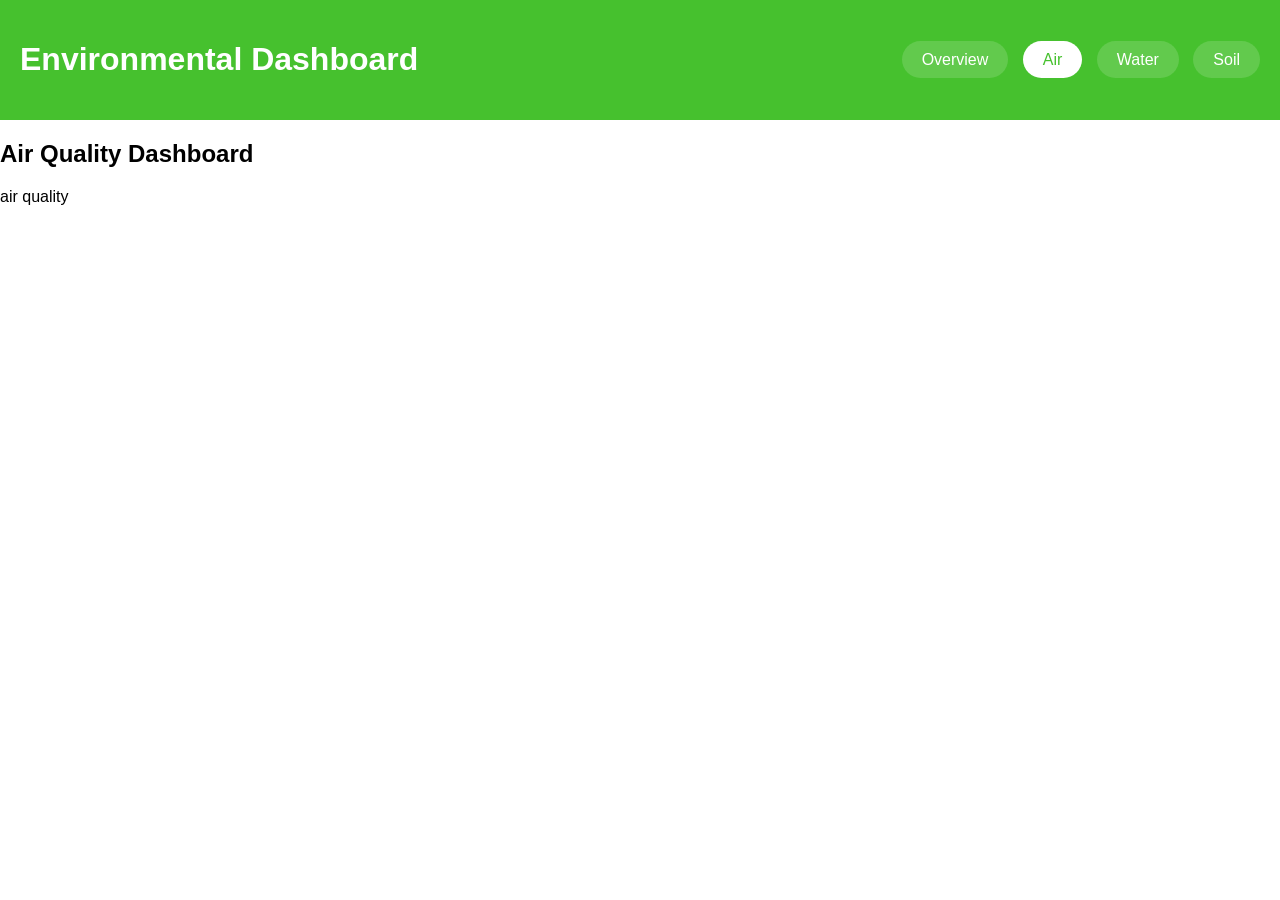
<file: index.html>
<!DOCTYPE html>
<html lang = "en">
    <head>
        <meta charset="UTF-8">
        <meta name="viewport" content="width=device-width, initial-scale=1.0">
        <title>COMP5046 Group 26 Work</title>
        <link rel="stylesheet" href="style.css">
    </head>
    <body>
        <header class="main-header">
            <h1>Environmental Dashboard</h1>
            <nav class = "navigation-buttons">
                <a href="overview.html">Overview</a>
                <a href="index.html" class="active">Air</a>
                <a href="water-dashboard.html">Water</a>
                <a href="soil-dashboard.html">Soil</a>
            </nav>
        </header>
        <main>
            <h2>Air Quality Dashboard</h2>
            <div class="dashboard-content"></div>
            <p>air quality</p>
        </main>
    </body>
</html>
</file>
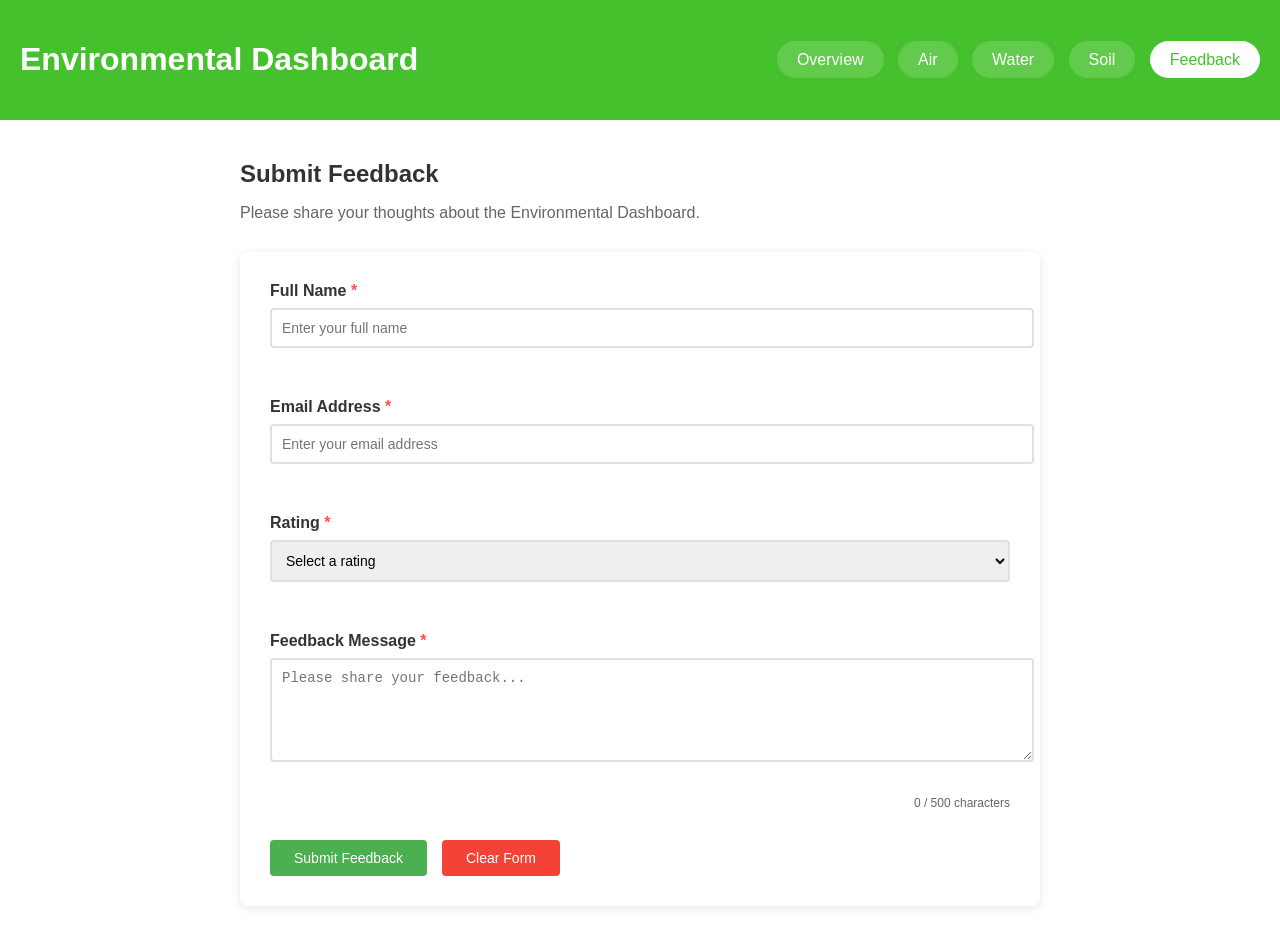
<file: feedback.html>
<!DOCTYPE html>
<html lang="en">
    <head>
        <meta charset="UTF-8">
        <meta name="viewport" content="width=device-width, initial-scale=1.0">
        <title>COMP5046 Group 26 Work - Feedback</title>
        <link rel="stylesheet" href="style.css">
    </head>
    <body>
        <header class="main-header">
            <h1>Environmental Dashboard</h1>
            <nav class="navigation-buttons">
                <a href="overview.html">Overview</a>
                <a href="air-dashboard.html">Air</a>
                <a href="water-dashboard.html">Water</a>
                <a href="soil-dashboard.html">Soil</a>
                <a href="feedback.html" class="active">Feedback</a>
            </nav>
        </header>

        <main class="feedback-main">
            <h2>Submit Feedback</h2>
            <p class="feedback-intro">Please share your thoughts about the Environmental Dashboard.</p>
            <!--container for alert messages-->
            <div id="message-container"></div>

            <form id="feedback-form" class="feedback-form">
                <div class="form-group">
                    <label for="name">Full Name <span class="required">*</span></label>
                    <input type="text" id="name" name="name" placeholder="Enter your full name">
                    <div class="error-message" id="name-error"></div>
                </div>

                <div class="form-group">
                    <label for="email">Email Address <span class="required">*</span></label>
                    <input type="email" id="email" name="email" placeholder="Enter your email address">
                    <div class="error-message" id="email-error"></div>
                </div>

                <div class="form-group">
                    <label for="rating">Rating <span class="required">*</span></label>
                    <select id="rating" name="rating">
                        <option value="">Select a rating</option>
                        <option value="5">Excellent - 5 stars</option>
                        <option value="4">Good - 4 stars</option>
                        <option value="3">Average - 3 stars</option>
                        <option value="2">Poor - 2 stars</option>
                        <option value="1">Very Poor - 1 star</option>
                    </select>
                    <div class="error-message" id="rating-error"></div>
                </div>

                <div class="form-group">
                    <label for="message">Feedback Message <span class="required">*</span></label>
                    <textarea id="message" name="message" rows="5" placeholder="Please share your feedback..."></textarea>
                    <div class="error-message" id="message-error"></div>
                    <!--character counter showing message length-->
                    <div class="character-count" id="char-count">0 / 500 characters</div>
                </div>

                <div class="form-actions">
                    <button type="submit" id="submit-button" class="submit-button">Submit Feedback</button>
                    <button type="reset" id="reset-button" class="reset-button">Clear Form</button>
                </div>
            </form>

            <!--modal popup for confirmation after submission-->
            <div id="confirmation-modal" class="modal" style="display: none;">
                <div class="modal-content">
                    <div class="modal-header">
                        <h3>Thank You!</h3>
                        <button class="close-modal" onclick="closeModal()">&times;</button>
                    </div>
                    <div class="modal-body">
                        <p>Your feedback has been submitted successfully.</p>
                        <p>We appreciate your input and will use it to improve our dashboard.</p>
                        <!--displays submitted information-->
                        <div class="submission-details" id="submission-details"></div>
                    </div>
                    <div class="modal-footer">
                        <button onclick="closeModal()" class="modal-button">OK</button>
                    </div>
                </div>
            </div>
        </main>

        <script>
            //get form elements
            const form = document.getElementById('feedback-form');
            const nameInput = document.getElementById('name');
            const emailInput = document.getElementById('email');
            const ratingSelect = document.getElementById('rating');
            const messageInput = document.getElementById('message');
            const charCount = document.getElementById('char-count');
            const messageContainer = document.getElementById('message-container');

            //character counter for feedback message
            messageInput.addEventListener('input', function() {
                const length = this.value.length;
                charCount.textContent = `${length} / 500 characters`;
                if (length > 500) {
                    charCount.style.color = '#FF5050';
                    charCount.textContent = `Exceeded: ${length} / 500 characters`;
                } else {
                    charCount.style.color = '#666';
                }
            });

            //real-time validation for name field
            nameInput.addEventListener('input', function() {
                validateName();
            });

            //real-time validation for email field
            emailInput.addEventListener('input', function() {
                validateEmail();
            });

            //real-time validation for rating field
            ratingSelect.addEventListener('change', function() {
                validateRating();
            });

            //real-time validation for message field
            messageInput.addEventListener('input', function() {
                validateMessage();
            });

            //validate name field not empty and minimum length
            function validateName() {
                const name = nameInput.value.trim();
                const errorDiv = document.getElementById('name-error');
                if (name === '') {
                    errorDiv.textContent = 'Name is required';
                    return false;
                } else if (name.length < 2) {
                    errorDiv.textContent = 'Name must be at least 2 characters';
                    return false;
                } else {
                    errorDiv.textContent = '';
                    return true;
                }
            }

            //validate email format using regex
            function validateEmail() {
                const email = emailInput.value.trim();
                const errorDiv = document.getElementById('email-error');
                const emailRegex = /^[^\s@]+@[^\s@]+\.[^\s@]+$/;
                
                if (email === '') {
                    errorDiv.textContent = 'Email is required';
                    return false;
                } else if (!emailRegex.test(email)) {
                    errorDiv.textContent = 'Please enter a valid email address';
                    return false;
                } else {
                    errorDiv.textContent = '';
                    return true;
                }
            }

            //validate rating has been selected
            function validateRating() {
                const rating = ratingSelect.value;
                const errorDiv = document.getElementById('rating-error');
                if (rating === '') {
                    errorDiv.textContent = 'Please select a rating';
                    return false;
                } else {
                    errorDiv.textContent = '';
                    return true;
                }
            }

            //validate message not empty and within character limit
            function validateMessage() {
                const message = messageInput.value.trim();
                const errorDiv = document.getElementById('message-error');
                if (message === '') {
                    errorDiv.textContent = 'Feedback message is required';
                    return false;
                } else if (message.length < 10) {
                    errorDiv.textContent = 'Please provide more detail (at least 10 characters)';
                    return false;
                } else if (message.length > 500) {
                    errorDiv.textContent = 'Message must be less than 500 characters';
                    return false;
                } else {
                    errorDiv.textContent = '';
                    return true;
                }
            }

            //display temporary alert message
            function showMessage(type, text) {
                messageContainer.innerHTML = `<div class="alert alert-${type}">${text}</div>`;
                setTimeout(() => {
                    const alert = document.querySelector('.alert');
                    if (alert) alert.style.opacity = '0';
                    setTimeout(() => {
                        if (messageContainer.firstChild) messageContainer.removeChild(messageContainer.firstChild);
                    }, 500);
                }, 5000);
            }

            //show confirmation modal with submitted data
            function showConfirmationModal(formData) {
                const modal = document.getElementById('confirmation-modal');
                const detailsDiv = document.getElementById('submission-details');
                //convert rating number to text label
                const ratingText = {
                    '5': 'Excellent',
                    '4': 'Good',
                    '3': 'Average',
                    '2': 'Poor',
                    '1': 'Very Poor'
                }[formData.rating] || formData.rating;
                
                detailsDiv.innerHTML = `
                    <p><strong>Name:</strong> ${escapeHtml(formData.name)}</p>
                    <p><strong>Email:</strong> ${escapeHtml(formData.email)}</p>
                    <p><strong>Rating:</strong> ${ratingText}</p>
                `;
                modal.style.display = 'flex';
            }

            //prevent xss attacks by escaping html characters
            function escapeHtml(text) {
                const div = document.createElement('div');
                div.textContent = text;
                return div.innerHTML;
            }

            //close modal and reset form
            function closeModal() {
                const modal = document.getElementById('confirmation-modal');
                modal.style.display = 'none';
                form.reset();
                charCount.textContent = '0 / 500 characters';
                document.querySelectorAll('.error-message').forEach(div => div.textContent = '');
                //show success message in main container
                showMessage('success', 'Thank you for your feedback!');
            }

            //form submission handler
            form.addEventListener('submit', function(e) {
                e.preventDefault();  //prevent page reload
                
                //validate all fields before submission
                const isNameValid = validateName();
                const isEmailValid = validateEmail();
                const isRatingValid = validateRating();
                const isMessageValid = validateMessage();
                
                if (!isNameValid || !isEmailValid || !isRatingValid || !isMessageValid) {
                    showMessage('error', 'Please correct the errors before submitting.');
                    return;
                }
                
                //check message length again for safety
                if (messageInput.value.trim().length > 500) {
                    showMessage('error', 'Message must be less than 500 characters.');
                    return;
                }
                
                //collect form data
                const formData = {
                    name: nameInput.value.trim(),
                    email: emailInput.value.trim(),
                    rating: ratingSelect.value,
                    message: messageInput.value.trim(),
                    timestamp: new Date().toISOString()
                };
                
                console.log('Feedback submitted:', formData);
                
                //store in localStorage as mock database
                let allFeedback = JSON.parse(localStorage.getItem('feedback_submissions') || '[]');
                allFeedback.push(formData);
                localStorage.setItem('feedback_submissions', JSON.stringify(allFeedback));
                
                //show success modal and reset form
                showConfirmationModal(formData);
                form.reset();
                charCount.textContent = '0 / 500 characters';
                document.querySelectorAll('.error-message').forEach(div => div.textContent = '');
            });
            
            //reset button clears all fields and errors
            document.getElementById('reset-button').addEventListener('click', function(e) {
                e.preventDefault();
                form.reset();
                charCount.textContent = '0 / 500 characters';
                document.querySelectorAll('.error-message').forEach(div => div.textContent = '');
                showMessage('info', 'Form has been cleared.');
            });

            //make closeModal available globally for onclick
            window.closeModal = closeModal;
        </script>

        <style>
            .feedback-main {
                max-width: 800px;
                margin: 0 auto;
                padding: 20px;
            }
            
            .feedback-main h2 {
                color: #333;
                margin-bottom: 10px;
            }
            
            .feedback-intro {
                color: #666;
                margin-bottom: 30px;
                font-size: 16px;
            }
            
            .feedback-form {
                background-color: #fff;
                border-radius: 8px;
                padding: 30px;
                box-shadow: 0 2px 10px rgba(0,0,0,0.1);
            }
            
            .form-group {
                margin-bottom: 25px;
            }
            
            .form-group label {
                display: block;
                font-weight: bold;
                margin-bottom: 8px;
                color: #333;
            }
            
            .required {
                color: #FF5050;
            }
            
            .form-group input,
            .form-group select,
            .form-group textarea {
                width: 100%;
                padding: 10px;
                border: 2px solid #e0e0e0;
                border-radius: 4px;
                font-size: 14px;
                transition: border-color 0.3s;
            }
            
            .form-group input:focus,
            .form-group select:focus,
            .form-group textarea:focus {
                outline: none;
                border-color: #4CAF50;
            }
            
            .error-message {
                color: #FF5050;
                font-size: 12px;
                margin-top: 5px;
                min-height: 20px;
            }
            
            .character-count {
                font-size: 12px;
                color: #666;
                margin-top: 5px;
                text-align: right;
            }
            
            .form-actions {
                display: flex;
                gap: 15px;
                justify-content: flex-start;
                margin-top: 30px;
            }
            
            .submit-button,
            .reset-button,
            .modal-button {
                padding: 10px 24px;
                border: none;
                border-radius: 4px;
                font-size: 14px;
                cursor: pointer;
                transition: background-color 0.3s;
            }
            
            .submit-button {
                background-color: #4CAF50;
                color: white;
            }
            
            .submit-button:hover:not(:disabled) {
                background-color: #45a049;
            }
            
            .submit-button:disabled {
                background-color: #cccccc;
                cursor: not-allowed;
            }
            
            .reset-button {
                background-color: #f44336;
                color: white;
            }
            
            .reset-button:hover {
                background-color: #da190b;
            }
            
            .alert {
                padding: 12px 20px;
                border-radius: 4px;
                margin-bottom: 20px;
                transition: opacity 0.5s;
            }
            
            .alert-success {
                background-color: #d4edda;
                color: #155724;
                border: 1px solid #c3e6cb;
            }
            
            .alert-error {
                background-color: #f8d7da;
                color: #721c24;
                border: 1px solid #f5c6cb;
            }
            
            .alert-info {
                background-color: #d1ecf1;
                color: #0c5460;
                border: 1px solid #bee5eb;
            }
            
            .modal {
                position: fixed;
                top: 0;
                left: 0;
                width: 100%;
                height: 100%;
                background-color: rgba(0,0,0,0.5);
                display: flex;
                align-items: center;
                justify-content: center;
                z-index: 1000;
            }
            
            .modal-content {
                background-color: white;
                border-radius: 8px;
                max-width: 500px;
                width: 90%;
                box-shadow: 0 4px 20px rgba(0,0,0,0.2);
            }
            
            .modal-header {
                display: flex;
                justify-content: space-between;
                align-items: center;
                padding: 15px 20px;
                border-bottom: 1px solid #e0e0e0;
            }
            
            .modal-header h3 {
                margin: 0;
                color: #4CAF50;
            }
            
            .close-modal {
                background: none;
                border: none;
                font-size: 24px;
                cursor: pointer;
                color: #999;
            }
            
            .close-modal:hover {
                color: #333;
            }
            
            .modal-body {
                padding: 20px;
            }
            
            .modal-body p {
                margin: 10px 0;
                color: #333;
            }
            
            .submission-details {
                background-color: #f5f5f5;
                padding: 15px;
                border-radius: 4px;
                margin-top: 15px;
                font-size: 14px;
            }
            
            .submission-details p {
                margin: 5px 0;
            }
            
            .modal-footer {
                padding: 15px 20px;
                border-top: 1px solid #e0e0e0;
                text-align: right;
            }
            
            .modal-button {
                background-color: #4CAF50;
                color: white;
            }
            
            .modal-button:hover {
                background-color: #45a049;
            }
            
            @media (max-width: 768px) {
                .feedback-form {
                    padding: 20px;
                }
                
                .form-actions {
                    flex-direction: column;
                }
                
                .submit-button,
                .reset-button {
                    width: 100%;
                }
            }
        </style>
    </body>
</html>
</file>
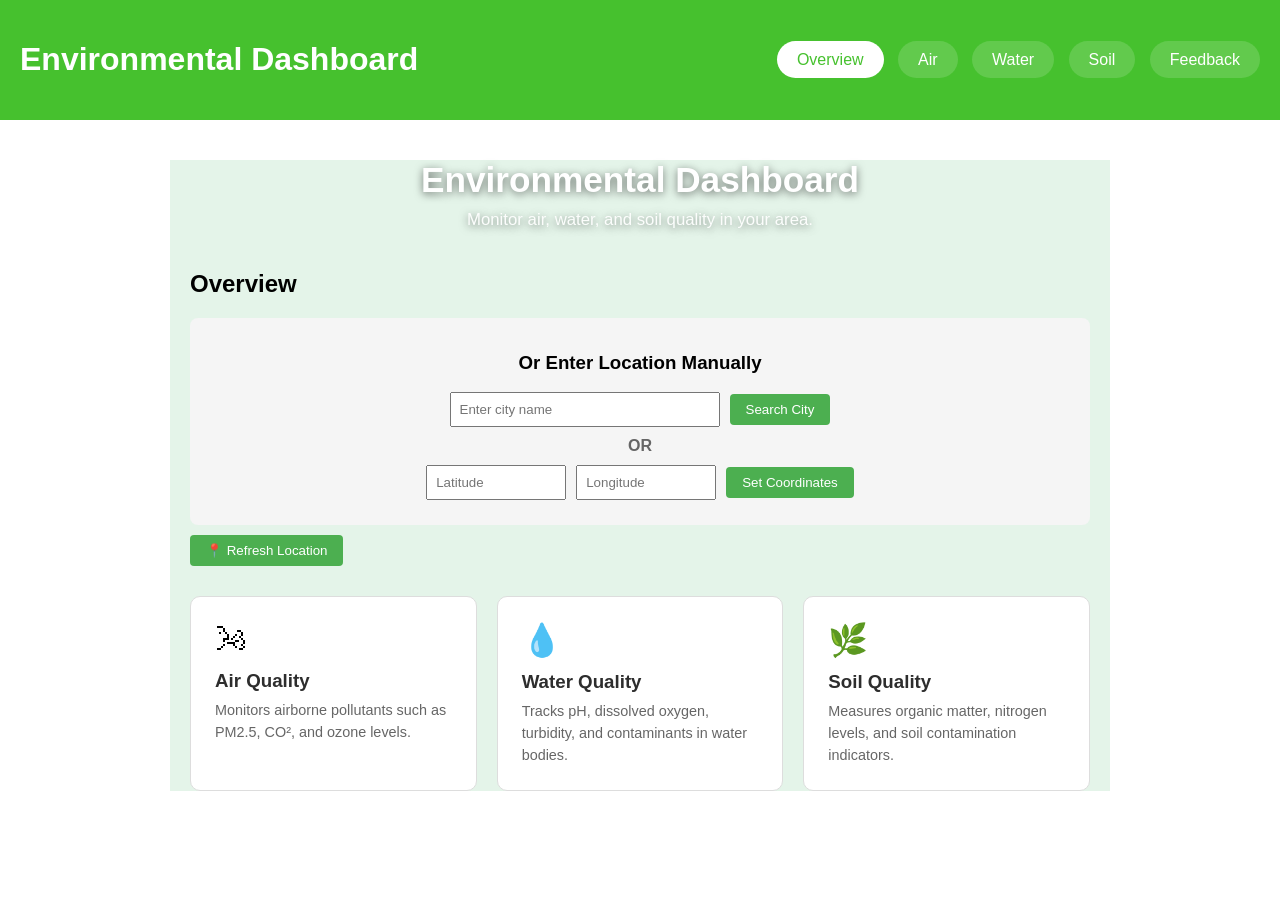
<file: overview.html>
<!DOCTYPE html>
<html lang="en">
    <head>
        <meta charset="UTF-8">
        <meta name="viewport" content="width=device-width, initial-scale=1.0">
        <title>COMP5046 Group 26 Work</title>
        <link rel="stylesheet" href="style.css">
    </head>
    <body>
        <header class="main-header">
            <h1>Environmental Dashboard</h1>
            <nav class="navigation-buttons">
                <a href="overview.html" class="active">Overview</a>
                <a href="air-dashboard.html">Air</a>
                <a href="water-dashboard.html">Water</a>
                <a href="soil-dashboard.html">Soil</a>
                <a href="feedback.html">Feedback</a>
            </nav>
        </header>

        <main class="ov-main">
            <!-- Hero heading over background image -->
            <div class="ov-hero">
                <h2>Environmental Dashboard</h2>
                <p>Monitor air, water, and soil quality in your area.</p>
            </div>

            <h2>Overview</h2>
            <p id="loc"></p>
            <!--button to manually refresh geolocation-->
            <button onclick="refreshLocation()" style="margin: 10px 0; padding: 8px 16px;">📍 Refresh Location</button>

            <div class="ov-cards">
                <a href="air-dashboard.html" class="ov-card">
                    <div class="ov-card-icon">&#127788;</div>
                    <h3>Air Quality</h3>
                    <p>Monitors airborne pollutants such as PM2.5, CO&#178;, and ozone levels.</p>
                </a>

                <a href="water-dashboard.html" class="ov-card">
                    <div class="ov-card-icon">&#128167;</div>
                    <h3>Water Quality</h3>
                    <p>Tracks pH, dissolved oxygen, turbidity, and contaminants in water bodies.</p>
                </a>

                <a href="soil-dashboard.html" class="ov-card">
                    <div class="ov-card-icon">&#127807;</div>
                    <h3>Soil Quality</h3>
                    <p>Measures organic matter, nitrogen levels, and soil contamination indicators.</p>
                </a>
            </div>
        </main>

        <script>    
            //reference to location paragraph element
            const x = document.getElementById("loc");
            //flag to prevent duplicate manual input sections
            let manualInputCreated = false;

            //initialise location on page load
            function initLocation() {
                //check for existing location in localstorage
                const storedLat = localStorage.getItem("lat");
                const storedLon = localStorage.getItem("lon");
                const storedCity = localStorage.getItem("city");
                
                //display stored location if it exists
                if (storedLat && storedLon && storedCity) {
                    x.innerHTML = `You are in: ${storedCity}<br>Latitude: ${parseFloat(storedLat).toFixed(2)}<br>Longitude: ${parseFloat(storedLon).toFixed(2)}`;
                    createManualInput();
                } else {
                    //get new location if nothing is stored
                    getLocation();
                }
            }

            //request geolocation from browser
            function getLocation() {
                if (navigator.geolocation) {
                    navigator.geolocation.getCurrentPosition(success, error);
                } else {
                    x.innerHTML = "Geolocation is not supported by this browser";
                    createManualInput();
                }
            }

            //manually refresh location when button is clicked
            async function refreshLocation() {
                x.innerHTML = "Getting current location...";
                if (navigator.geolocation) {
                    navigator.geolocation.getCurrentPosition(async function(position) {
                        const lat = position.coords.latitude;
                        const lon = position.coords.longitude;
                        const cityName = await getCityName(lat, lon);
                        
                        x.innerHTML = `You are in: ${cityName}<br>Latitude: ${lat.toFixed(2)}<br>Longitude: ${lon.toFixed(2)}`;
                        
                        //save to localstorage
                        localStorage.setItem("lat", lat);
                        localStorage.setItem("lon", lon);
                        localStorage.setItem("city", cityName);
                        
                        alert(`Location updated to ${cityName}!`);
                    }, error);
                } else {
                    alert("Geolocation not supported");
                }
            }

            //success callback for geolocation
            async function success(position) {
                const lat = position.coords.latitude;
                const lon = position.coords.longitude;

                const cityName = await getCityName(lat, lon);
                x.innerHTML = `You are in: ${cityName}<br>Latitude: ${lat.toFixed(2)}<br>Longitude: ${lon.toFixed(2)}`;

                //save to localstorage
                localStorage.setItem("lat", lat);
                localStorage.setItem("lon", lon);
                localStorage.setItem("city", cityName);

                createManualInput();
            }

            //error callback for geolocation
            function error() {
                alert("No position available.");
                createManualInput();
            }

            //convert coordinates to city name using reverse geocoding
            async function getCityName(lat, lon) {
                try {
                    const response = await fetch(`https://nominatim.openstreetmap.org/reverse?format=json&lat=${lat}&lon=${lon}&zoom=10`, {
                        headers: { 'User-Agent': 'Environmental-Dashboard/1.0' }
                    });
                    const data = await response.json();

                    //extract city from various possible address fields
                    const city = data.address.city || 
                                 data.address.town || 
                                 data.address.village || 
                                 data.address.county;

                    //return coordinates as fallback if no city found
                    return city || `${lat.toFixed(2)}, ${lon.toFixed(2)}`;
                } catch (error) {
                    console.error("Error getting city name:", error);
                    return `${lat.toFixed(2)}, ${lon.toFixed(2)}`;
                }
            }

            //create manual input section for users to enter location
            function createManualInput() {
                //prevent duplicate sections
                if (manualInputCreated || document.querySelector(".manual-location")) {
                    return;
                }
                manualInputCreated = true;
                
                const manualSection = document.createElement("div");
                manualSection.className = "manual-location";
                manualSection.innerHTML = `
                    <h3>Or Enter Location Manually</h3>
                    <div class="manual-input-group">
                        <input type="text" id="cityInput" placeholder="Enter city name" style="padding: 8px; width: 250px;">
                        <button onclick="searchCity()" style="padding: 8px 16px;">Search City</button>
                    </div>
                    <div class="manual-input-group">
                        <span>OR</span>
                    </div>
                    <div class="manual-input-group">
                        <input type="text" id="latInput" placeholder="Latitude" style="padding: 8px; width: 120px;">
                        <input type="text" id="lonInput" placeholder="Longitude" style="padding: 8px; width: 120px;">
                        <button onclick="setManualCoordinates()" style="padding: 8px 16px;">Set Coordinates</button>
                    </div>
                `;
                //insert manual section below location paragraph
                x.parentNode.insertBefore(manualSection, x.nextSibling);
            }

            //search for city by name and set location
            async function searchCity() {
                const cityInput = document.getElementById("cityInput").value;
                if (!cityInput) {
                    alert("Please enter a city name");
                    return;
                }

                try {
                    const response = await fetch(`https://nominatim.openstreetmap.org/search?format=json&q=${encodeURIComponent(cityInput)}&limit=1`, {
                        headers: { 'User-Agent': 'Environmental-Dashboard/1.0' }
                    });
                    const data = await response.json();

                    if (data && data.length > 0) {
                        const lat = parseFloat(data[0].lat);
                        const lon = parseFloat(data[0].lon);
                        const cityName = data[0].display_name.split(',')[0];

                        //save to localstorage
                        localStorage.setItem("lat", lat);
                        localStorage.setItem("lon", lon);
                        localStorage.setItem("city", cityName);

                        x.innerHTML = `You are in: ${cityName}<br>Latitude: ${lat.toFixed(4)}<br>Longitude: ${lon.toFixed(4)}`;
                        
                        alert(`Location updated to ${cityName}!`);
                    } else {
                        alert("City not found. Try entering coordinates manually.");
                    }
                } catch (error) {
                    console.error("Error searching city:", error);
                    alert("Error searching for city. Please try coordinates manually.");
                }
            }

            //set location using manual latitude and longitude
            function setManualCoordinates() {
                const lat = parseFloat(document.getElementById("latInput").value);
                const lon = parseFloat(document.getElementById("lonInput").value);

                //validate input
                if (isNaN(lat) || isNaN(lon)) {
                    alert("Please enter valid latitude and longitude");
                    return;
                }

                //check latitude range
                if (lat < -90 || lat > 90) {
                    alert("Latitude must be between -90 and 90");
                    return;
                }

                //check longitude range
                if (lon < -180 || lon > 180) {
                    alert("Longitude must be between -180 and 180");
                    return;
                }

                //get city name from coordinates
                getCityName(lat, lon).then(cityName => {
                    localStorage.setItem("lat", lat);
                    localStorage.setItem("lon", lon);
                    localStorage.setItem("city", cityName);

                    x.innerHTML = `You are in: ${cityName}<br>Latitude: ${lat.toFixed(4)}<br>Longitude: ${lon.toFixed(4)}`;
                    
                    alert(`Location updated to ${cityName}!`);
                });
            }

            //start the application
            initLocation();
        </script>

        <style>
            .manual-location {
                margin-top: 20px;
                padding: 15px;
                background-color: #f5f5f5;
                border-radius: 8px;
                text-align: center;
            }

            .manual-input-group {
                margin: 10px 0;
                display: flex;
                gap: 10px;
                justify-content: center;
                align-items: center;
                flex-wrap: wrap;
            }

            .manual-input-group span {
                color: #666;
                font-weight: bold;
            }
            
            button {
                cursor: pointer;
                background-color: #4CAF50;
                color: white;
                border: none;
                border-radius: 4px;
            }
            
            button:hover {
                background-color: #45a049;
            }
        </style>
    </body>
</html>
</file>
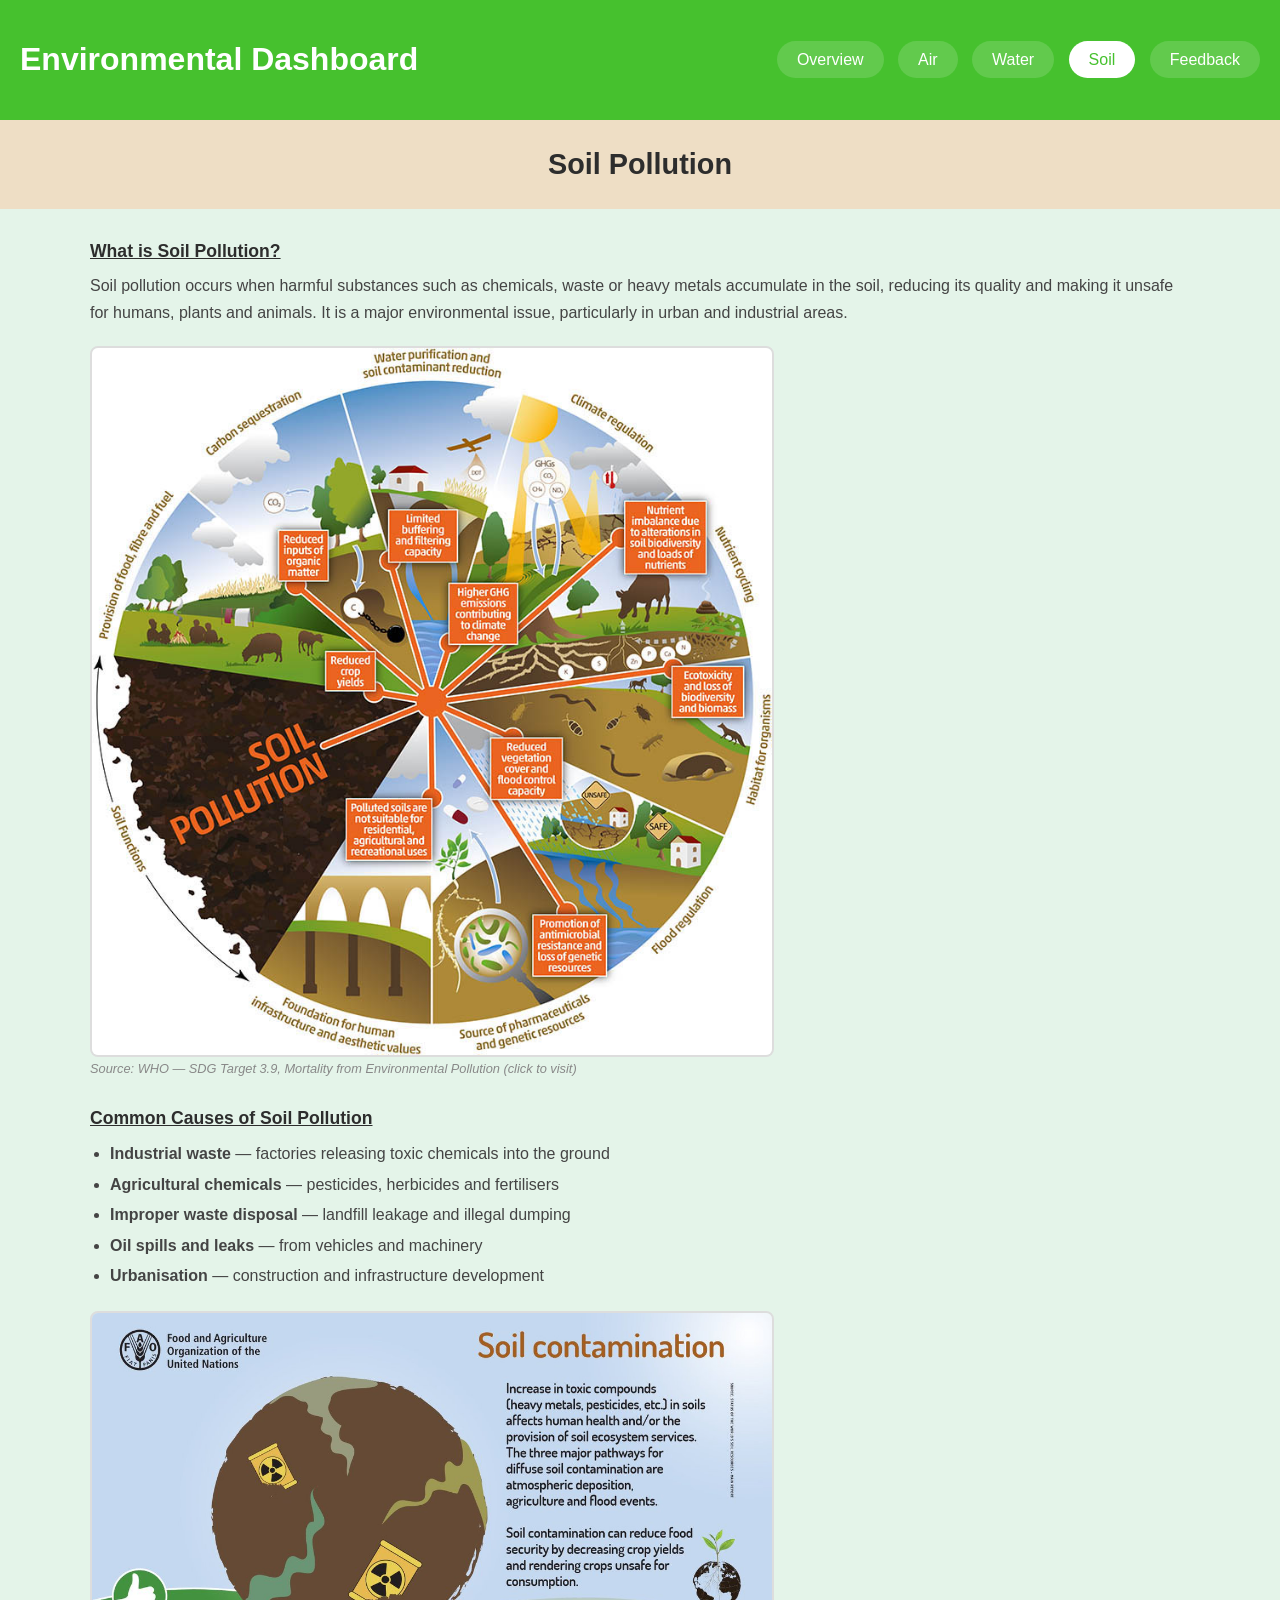
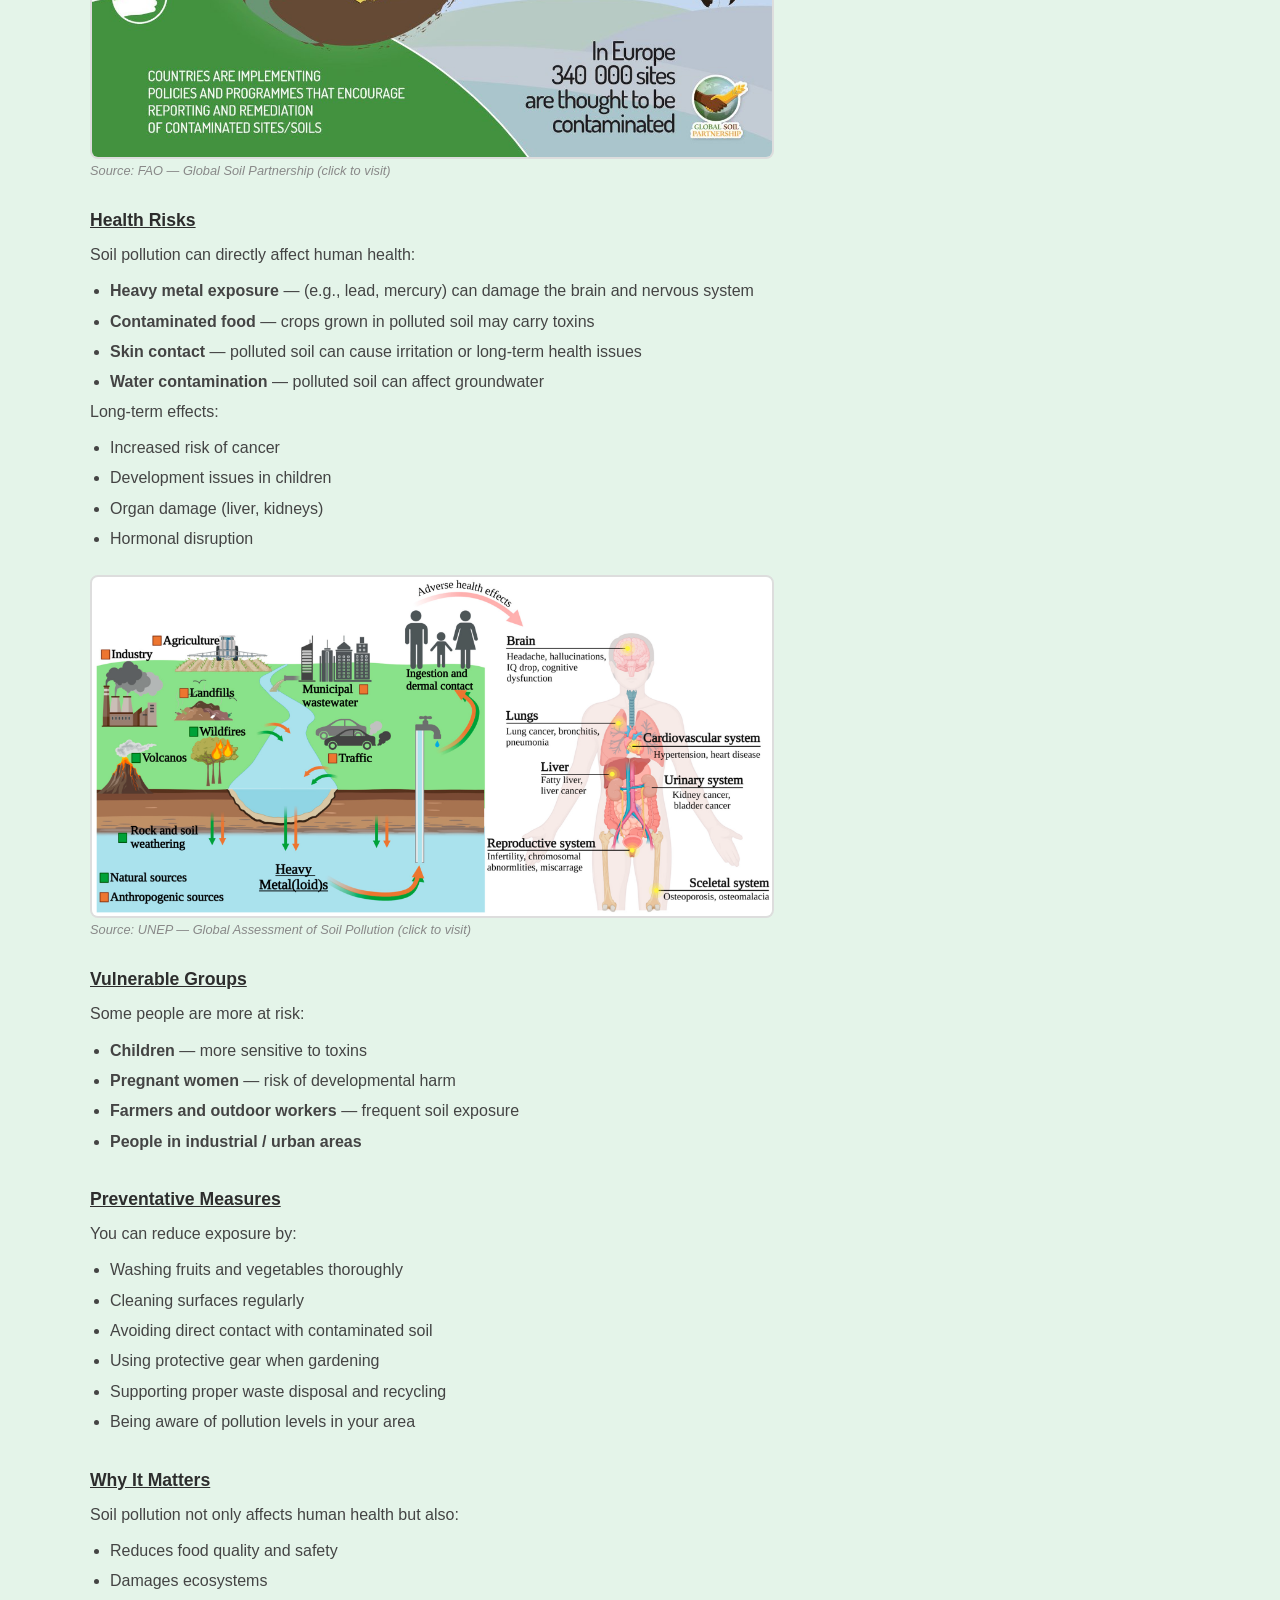
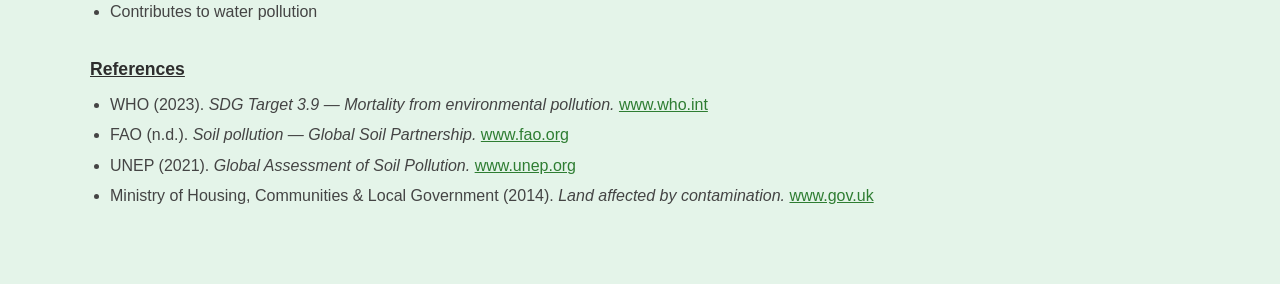
<file: soil-dashboard.html>
<!DOCTYPE html>
<html lang = "en">
    <head>
        <meta charset="UTF-8">
        <meta name="viewport" content="width=device-width, initial-scale=1.0">
        <title>COMP5046 Group 26 Work</title>
        <link rel="stylesheet" href="style.css">
    </head>
    <body>
        <header class="main-header">
            <h1>Environmental Dashboard</h1>
            <nav class = "navigation-buttons">
                <a href="overview.html">Overview</a>
                <a href="air-dashboard.html">Air</a>
                <a href="water-dashboard.html">Water</a>
                <a href="soil-dashboard.html" class="active">Soil</a>
                <a href="feedback.html">Feedback</a>
            </nav>
        </header>
        <main class="soil-main">

            <div class="soil-title-banner">
                <h2>Soil Pollution</h2>
            </div>

            <div class="soil-content">

            <!-- What is Soil Pollution -->
            <section class="soil-section">
                <h3>What is Soil Pollution?</h3>
                <p>
                    Soil pollution occurs when harmful substances such as chemicals, waste or heavy
                    metals accumulate in the soil, reducing its quality and making it unsafe for humans,
                    plants and animals. It is a major environmental issue, particularly in urban and
                    industrial areas.
                </p>
                <!-- Image 1: Soil Pollution wheel diagram — linked to WHO -->
                    <a href="https://www.who.int/data/gho/data/themes/topics/sdg-target-3_9-mortality-from-environmental-pollution"
                        target="_blank"
                        class="soil-img-link"
                        title="Source: WHO — SDG Target 3.9 Mortality from Environmental Pollution">
                        <img src="soil-images/Soil Pollution.jpg"
                            alt="Circular diagram showing the wide-ranging impacts of soil pollution on ecosystem services"
                            class="soil-img">
                        <span class="soil-img-caption">Source: WHO — SDG Target 3.9, Mortality from Environmental Pollution (click to visit)</span>
                    </a>
            </section>

            <!-- Common Causes -->
            <section class="soil-section">
                <h3>Common Causes of Soil Pollution</h3>
                <ul>
                    <li><strong>Industrial waste</strong> — factories releasing toxic chemicals into the ground</li>
                    <li><strong>Agricultural chemicals</strong> — pesticides, herbicides and fertilisers</li>
                    <li><strong>Improper waste disposal</strong> — landfill leakage and illegal dumping</li>
                    <li><strong>Oil spills and leaks</strong> — from vehicles and machinery</li>
                    <li><strong>Urbanisation</strong> — construction and infrastructure development</li>
                </ul>
                <!-- Image 2: FAO Soil Contamination infographic — linked to FAO soil pollution page -->
                    <a href="https://www.fao.org/global-soil-partnership/areas-of-work/soil-pollution/en/"
                        target="_blank"
                        class="soil-img-link"
                        title="Source: FAO — Global Soil Partnership, Soil Pollution Overview">
                        <img src="soil-images/Soil Contamination.jpg"
                            alt="FAO infographic showing soil contamination facts — 340,000 sites contaminated in Europe"
                            class="soil-img">
                        <span class="soil-img-caption">Source: FAO — Global Soil Partnership (click to visit)</span>
                    </a>
            </section>

            <!-- Health Risks -->
            <section class="soil-section">
                <h3>Health Risks</h3>
                <p>Soil pollution can directly affect human health:</p>
                <ul>
                    <li><strong>Heavy metal exposure</strong> — (e.g., lead, mercury) can damage the brain and nervous system</li>
                    <li><strong>Contaminated food</strong> — crops grown in polluted soil may carry toxins</li>
                    <li><strong>Skin contact</strong> — polluted soil can cause irritation or long-term health issues</li>
                    <li><strong>Water contamination</strong> — polluted soil can affect groundwater</li>
                </ul>
                <p>Long-term effects:</p>
                <ul>
                    <li>Increased risk of cancer</li>
                    <li>Development issues in children</li>
                    <li>Organ damage (liver, kidneys)</li>
                    <li>Hormonal disruption</li>
                </ul>
                <!-- Image 3: Health risks diagram — linked to UNEP Global Assessment of Soil Pollution -->
                    <a href="https://www.unep.org/resources/report/global-assessment-soil-pollution"
                        target="_blank"
                        class="soil-img-link"
                        title="Source: UNEP — Global Assessment of Soil Pollution">
                        <img src="soil-images/Health risks.png"
                            alt="Diagram showing adverse health effects of heavy metals from soil pollution on human body systems"
                            class="soil-img">
                        <span class="soil-img-caption">Source: UNEP — Global Assessment of Soil Pollution (click to visit)</span>
                    </a>
            </section>

            <!-- Vulnerable Groups -->
            <section class="soil-section">
                <h3>Vulnerable Groups</h3>
                <p>Some people are more at risk:</p>
                <ul>
                    <li><strong>Children</strong> — more sensitive to toxins</li>
                    <li><strong>Pregnant women</strong> — risk of developmental harm</li>
                    <li><strong>Farmers and outdoor workers</strong> — frequent soil exposure</li>
                    <li><strong>People in industrial / urban areas</strong></li>
                </ul>
            </section>

            <!-- Preventative Measures -->
            <section class="soil-section">
                <h3>Preventative Measures</h3>
                <p>You can reduce exposure by:</p>
                <ul>
                    <li>Washing fruits and vegetables thoroughly</li>
                    <li>Cleaning surfaces regularly</li>
                    <li>Avoiding direct contact with contaminated soil</li>
                    <li>Using protective gear when gardening</li>
                    <li>Supporting proper waste disposal and recycling</li>
                    <li>Being aware of pollution levels in your area</li>
                </ul>
            </section>

            <!-- Why It Matters -->
            <section class="soil-section">
                <h3>Why It Matters</h3>
                <p>Soil pollution not only affects human health but also:</p>
                <ul>
                    <li>Reduces food quality and safety</li>
                    <li>Damages ecosystems</li>
                    <li>Contributes to water pollution</li>
                </ul>
            </section>

            <!-- References -->
            <section class="soil-section">
                <h3>References</h3>
                <ul class="soil-references">
                    <li>
                        WHO (2023). <em>SDG Target 3.9 — Mortality from environmental pollution.</em>
                        <a href="https://www.who.int/data/gho/data/themes/topics/sdg-target-3_9-mortality-from-environmental-pollution"
                            target="_blank">www.who.int</a>
                    </li>
                    <li>
                        FAO (n.d.). <em>Soil pollution — Global Soil Partnership.</em>
                        <a href="https://www.fao.org/global-soil-partnership/areas-of-work/soil-pollution/en/"
                            target="_blank">www.fao.org</a>
                    </li>
                    <li>
                        UNEP (2021). <em>Global Assessment of Soil Pollution.</em>
                        <a href="https://www.unep.org/resources/report/global-assessment-soil-pollution"
                            target="_blank">www.unep.org</a>
                    </li>
                    <li>
                        Ministry of Housing, Communities &amp; Local Government (2014). <em>Land affected by contamination.</em>
                        <a href="https://www.gov.uk/guidance/land-affected-by-contamination"
                            target="_blank">www.gov.uk</a>
                    </li>
                </ul>
            </section>

            </div><!-- /soil-content -->

        </main>
    </body>
</html>
</file>
<file: style.css>
body{
    margin:0;
    font-family:'Segoe UI', Tahoma, Geneva, Verdana, sans-serif;
}

.main-header{
    background: #46c12e;
    color:white;
    padding: 20px;
    display: flex;
    justify-content: space-between;
    align-items: center;
}

.navigation-buttons a {
    padding: 10px 20px;
    background: rgba(255,255,255,0.15);
    border-radius: 20px;
    color: white;
    text-decoration: none;
    margin-left: 10px;
    font-weight: 500;
    transition: 0.2s;
}

.navigation-buttons a:hover{
    background: rgba(255,255,255,0.3);
}

.navigation-buttons .active {
    background: white;
    color: #46c12e;
}

/* ── Shared page layout (used by all dashboard pages) ── */
.page-main {
    min-height: calc(100vh - 80px);
    padding-bottom: 40px;
}

.page-title-banner {
    text-align: center;
    padding: 28px 20px;
    margin-bottom: 32px;
}

.page-title-banner h2 {
    margin: 0;
    font-size: 1.8rem;
    color: #2d2d2d;
}

.page-content {
    max-width: 1100px;
    margin: 0 auto;
    padding: 0 40px;
}

.page-section {
    margin-bottom: 32px;
}

.page-section h3 {
    margin: 0 0 10px 0;
    font-size: 1.1rem;
    color: #2d2d2d;
    text-decoration: underline;
}

.page-section h4 {
    margin: 12px 0 6px 0;
    font-size: 1rem;
    color: #333;
}

.page-section p {
    margin: 0 0 8px 0;
    line-height: 1.7;
    color: #444;
}

.page-section ul {
    margin: 0;
    padding-left: 20px;
    color: #444;
    line-height: 1.9;
}

.page-section a {
    color: #2e7d32;
}

.page-section a:hover {
    color: #46c12e;
}

/* ── Overview page ── */
.ov-main {
    background: #e4f4e9;
    max-width: 900px;
    margin: 40px auto;
    padding: 0 20px;
}

.ov-hero {
    text-align: center;
    margin-bottom: 40px;
    color: white;
    text-shadow: 0 2px 8px rgba(0, 0, 0, 0.55);
}

.ov-hero h2 {
    font-size: 2.2rem;
    margin: 0 0 10px 0;
}

.ov-hero p {
    font-size: 1.05rem;
    margin: 0;
    opacity: 0.9;
}


.ov-cards {
    display: grid;
    grid-template-columns: repeat(auto-fit, minmax(240px, 1fr));
    gap: 20px;
    margin-top: 20px;
}

.ov-card {
    display: block;
    background: white;
    border: 1px solid #ddd;
    border-radius: 10px;
    padding: 24px;
    text-decoration: none;
    color: inherit;
    transition: box-shadow 0.2s;
}

.ov-card:hover {
    box-shadow: 0 4px 16px rgba(0, 0, 0, 0.1);
}

.ov-card-icon {
    font-size: 2rem;
    margin-bottom: 12px;
}

.ov-card h3 {
    margin: 0 0 8px 0;
    color: #2d2d2d;
}

.ov-card p {
    margin: 0;
    font-size: 0.9rem;
    color: #666;
    line-height: 1.5;
}

/* ── Soil dashboard ── */
.soil-main {
    background: #e4f4e9;          /* light cream page background */
    min-height: calc(100vh - 80px);
    padding-bottom: 40px;
}

.soil-title-banner {
    background: #eedec5;          /* beige banner */
    text-align: center;
    padding: 28px 20px;
    margin-bottom: 32px;
}

.soil-title-banner h2 {
    margin: 0;
    font-size: 1.8rem;
    color: #2d2d2d;
}

.soil-content {
    max-width: 1100px;
    margin: 0 auto;
    padding: 0 40px;              /* page margins */
}

.soil-section {
    margin-bottom: 32px;
}

.soil-section h3 {
    margin: 0 0 10px 0;
    font-size: 1.1rem;
    color: #2d2d2d;
    text-decoration: underline;   /* underlined subheadings */
}

.soil-section p {
    margin: 0 0 8px 0;
    line-height: 1.7;
    color: #444;
}

.soil-section ul {
    margin: 0;
    padding-left: 20px;
    color: #444;
    line-height: 1.9;
}

/* ── Soil images ── */
.soil-img-link {
    display: block;
    margin: 20px 0 4px 0;
    text-decoration: none;
}

.soil-img {
    width: 100%;
    max-width: 680px;
    border-radius: 8px;
    border: 2px solid #ddd;
    display: block;
    transition: opacity 0.2s, border-color 0.2s;
}

.soil-img-link:hover .soil-img {
    opacity: 0.88;
    border-color: #46c12e;
}

.soil-img-caption {
    display: block;
    font-size: 0.8rem;
    color: #888;
    margin-top: 4px;
    font-style: italic;
}

/* ── Soil references list ── */
.soil-references {
    margin: 0;
    padding-left: 20px;
    line-height: 2;
    color: #444;
}

.soil-references a {
    color: #2e7d32;
}

.soil-references a:hover {
    color: #46c12e;
}

/*air quality page*/
.air-main {
    background: #e4f4e9;          /* light cyan background */
    min-height: calc(100vh - 80px);
    padding-bottom: 40px;
}

.dashboard-content {
    max-width: 1100px;
    margin: 0 auto;
    padding: 0 40px;              /* page margins */
}

#status {
    padding: 10px;
    margin: 10px 0;
    background-color: #f0f0f0;
    border-radius: 5px;
}

.grid{
    display: grid;
    grid-template-columns: repeat(auto-fill, minmax(80px, 1fr));
    gap: 12px;
    margin-top: 20px;
    padding: 10px;
}
.cell {
    padding: 20px 10px;
    text-align: center;
    border-radius: 8px;
    font-weight: bold;
    font-size: 18px;
    color: #333;
    box-shadow: 0 2px 5px rgba(0,0,0,0.1);
    transition: transform 0.2s;
}

.cell:hover {
    transform: scale(1.05);            
    
}

:root {
    --good-colour: #50F0E6;      
    --fair-colour: #50CCAA;      
    --moderate-colour: #F0E641;  
    --poor-colour: #FF5050;      
    --very-poor-colour: #960032; 
    --extremely-poor-colour: #7D2181; 
    --default: #000000;
}

/* Water dashboard*/
.water-main {
    background: #e4f4e9;         /* light cyan background */
    min-height: calc(100vh - 80px);
    padding-bottom: 40px;
}

.water-content {
    max-width: 1100px;
    margin: 0 auto;
    padding: 0 40px;
}
.water-title-banner {
    background: #c1ddf9;          /* light blue banner */
    text-align: center;
    padding: 28px 20px;
    margin-bottom: 32px;
}

.water-boxes-container {
    display: flex;
    flex-wrap: wrap;
    justify-content: center;
    gap: 20px;
    padding: 20px;
    margin-top: 20px;
}

.water-box {
    width: 180px;
    height: 180px;

    display: flex;
    flex-direction: column;
    align-items: center;
    justify-content: center;

    text-align: center;
    border-radius: 16px;

    box-shadow: 0 4px 12px rgba(0,0,0,0.15);
    transition: transform 0.2s;
}

.water-box:hover {
    transform: translateY(-5px);
}

.water-box-title {
    font-size: 13px;
    font-weight: bold;
    letter-spacing: 1px;
    margin-bottom: 6px;
}

.water-box-value {
    font-size: 36px;
    font-weight: bold;
    margin: 6px 0;
}

.water-box-label {
    font-weight: bold;
}

.water-box-sub {
    font-size: 11px;
    color: #555;
}
/*colors */
.box-green  { background: var(--good-colour); }
.box-orange { background: var(--moderate-colour); }
.box-red    { background: var(--poor-colour); }
.box-blue   { background: #b3d9ff; }
.box-grey   { background: #ddd; }

/* Tabs */
.tab-buttons {
    display: flex;
    flex-wrap: wrap;
    gap: 8px;
    margin-top: 12px;
}

.tab-btn {
    padding: 8px 16px;
    border: 1px solid #ccc;
    background: #f5f5f5;
    cursor: pointer;
    border-radius: 4px;
}

.tab-btn:hover {
    background: #e0e0e0;
}

.tab-btn.active {
    background: #2a7ae2;
    color: white;
    border-color: #2a7ae2;
}

.tab-content {
    display: none;
    margin-top: 12px;
    padding: 14px;
    border: 1px solid #ddd;
    border-radius: 4px;
    background: #fafafa;
}

.tab-content.active {
    display: block;
}
</file>
